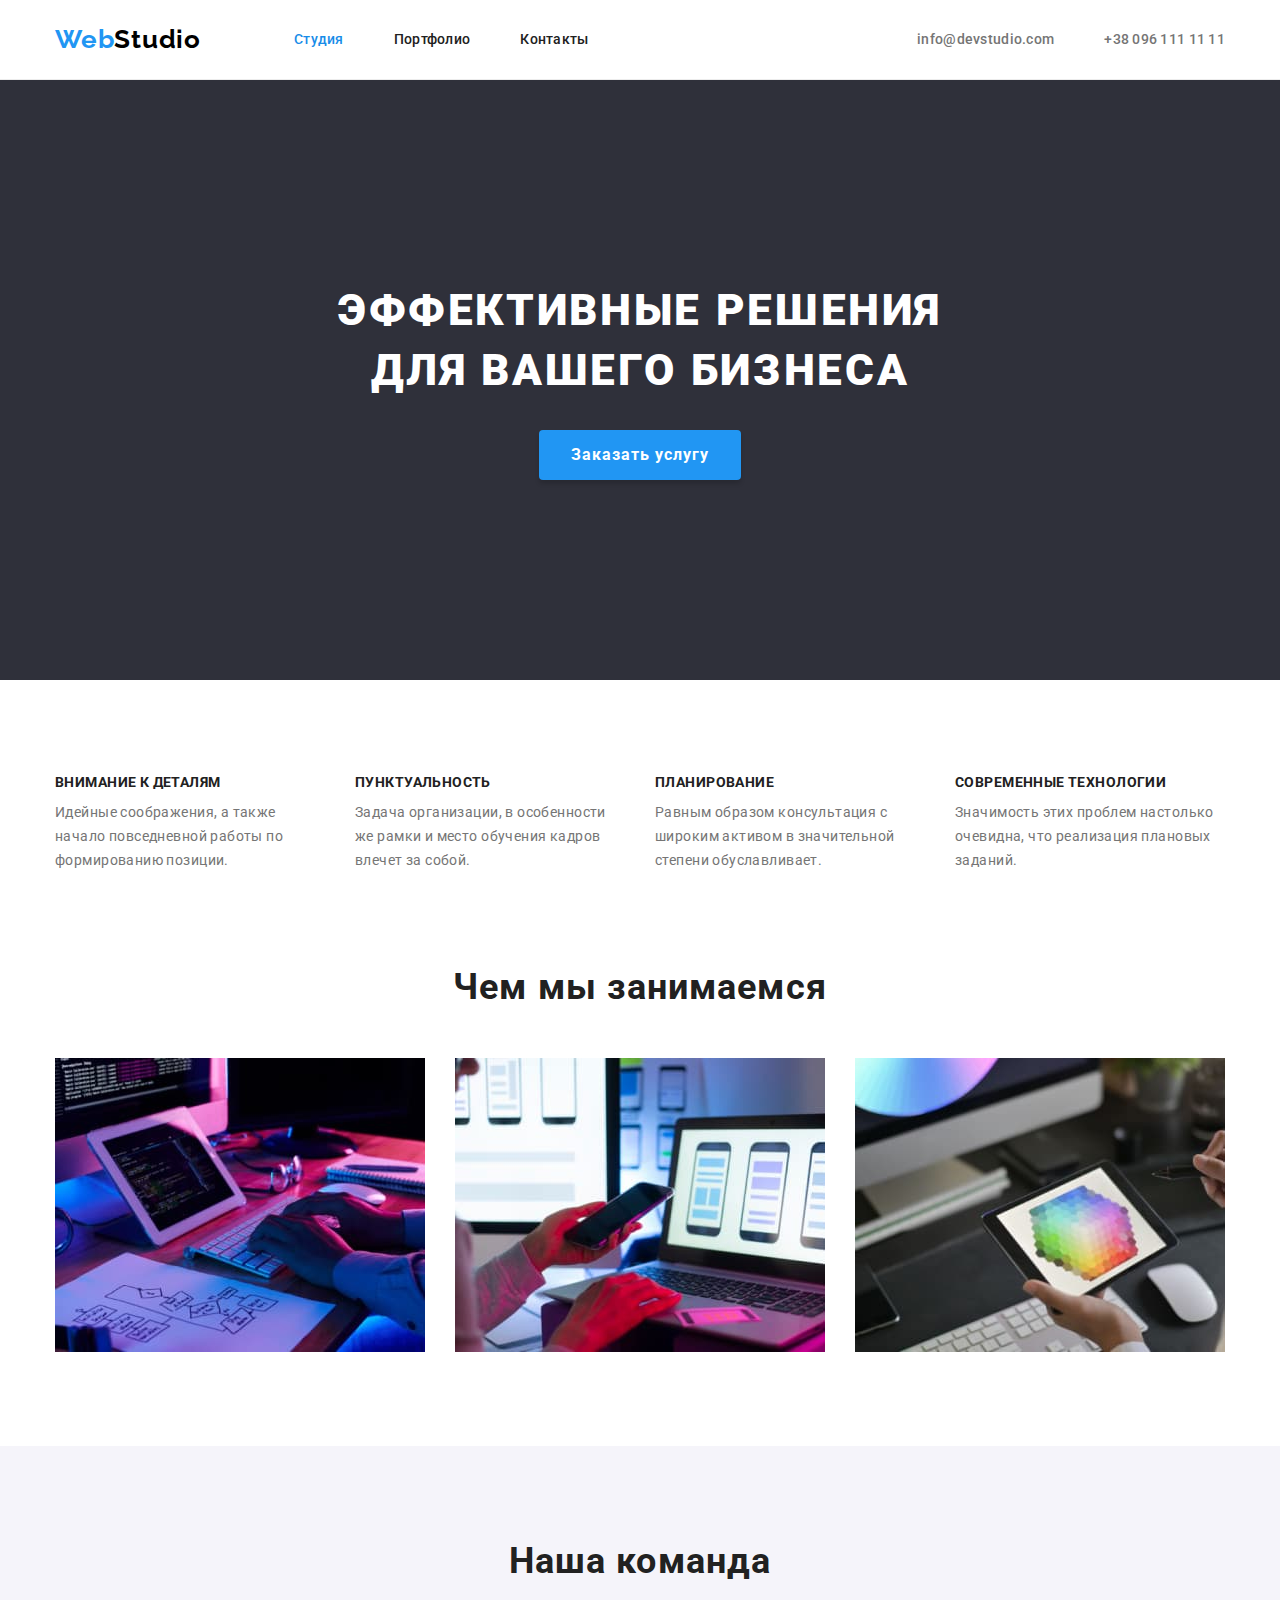
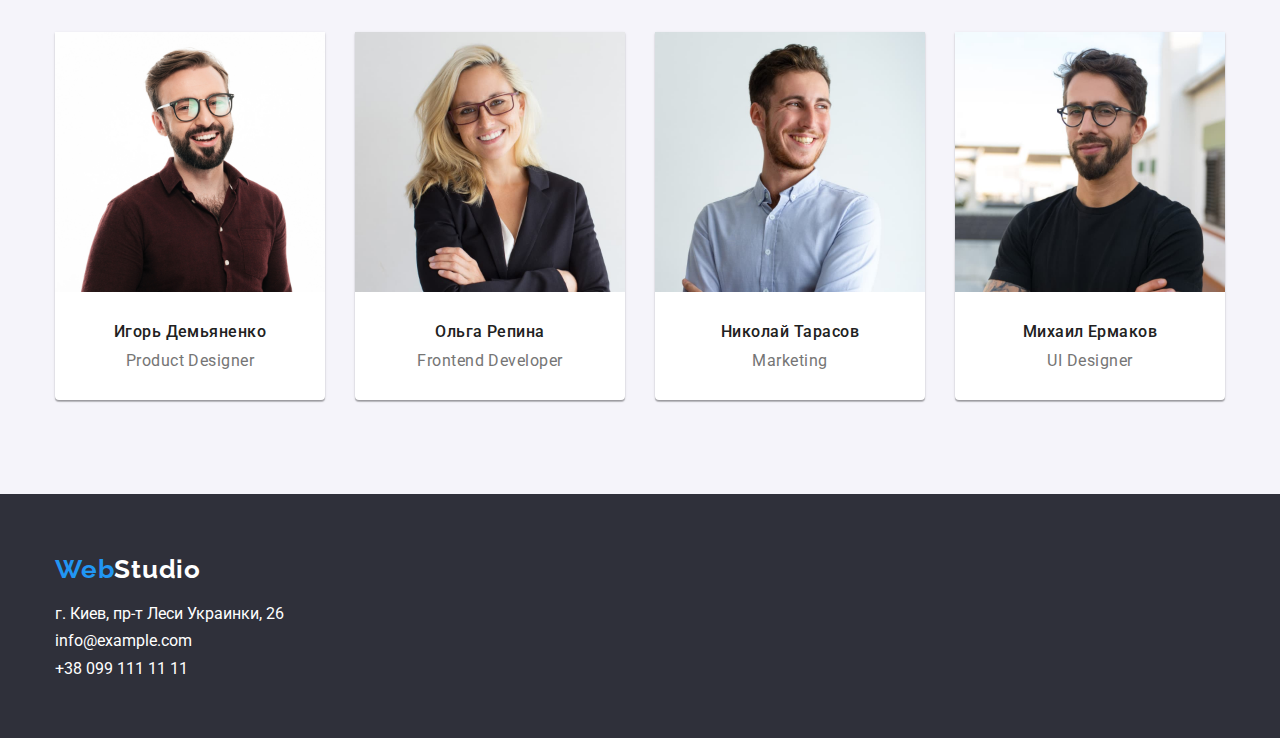
<file: index.html>
<!DOCTYPE html>
<html lang="ru">

<head>
    <meta charset="UTF-8">
    <meta http-equiv="X-UA-Compatible" content="IE=edge">
    <meta name="viewport" content="width=device-width, initial-scale=1.0">
    <title>studio</title>
    <link rel="stylesheet" href="https://cdn.jsdelivr.net/npm/modern-normalize@1.1.0/modern-normalize.min.css">
    <link rel="preconnect" href="https://fonts.gstatic.com" />
    <link rel="stylesheet" href="https://fonts.googleapis.com/css2?family=Raleway:wght@700&family=Roboto:wght@400;500;700;900&display=swap"/>
    <link rel="stylesheet" href="./css/style.css">
</head>

<body>
    <!-- HEADER -->
    <header class="page-header">
        <div class="container container-flex">
            <!--Navigating to other pages header-->
            <nav class="header-nav">
                <!--logo header-->
                <a class="logo" lang="en" href="index.html">Web<span class="studio">Studio</span></a>
                <ul class="menu list">
                    <li class="menu-item">
                        <a class="menu-link active link" href="index.html">Студия</a>
                    </li>
                    <li class="menu-item">
                        <a class="menu-link link" href="./portfolio.html">Портфолио</a>
                    </li>
                    <li class="menu-item">
                        <a class="menu-link link" href="index.html">Контакты</a>
                    </li>
                </ul>
            </nav>
            <ul class="header-contact list">
                <li class="header-contact-item">
                    <a class="header-contact-email link" href="mailto:info@devstudio.com">info@devstudio.com</a>
                </li>
                <li class="header-contact-item">
                    <a class="header-contact-phone-number link" href="tel:+380961111111">+38 096 111 11 11</a>
                </li>
            </ul>
        </div>
    </header>
    <main>
        <section class="section-main-header">
                <!-- HERO -->
            <h1 class="title">Эффективные решения <br> для вашего бизнеса</h1>
            <button class="modal-btn" type="button">Заказать услугу</button>
        </section>
        <section class="section section-advantages">
            <div class="container">
                <!-- OUR ADVANTAGES -->
                <h2 hidden>our advantages</h2>
                <ul class="list list-flex">
                    <li class="advantages-item">
                        <h3 class="title-desc-advantages">Внимание к деталям</h3>
                        <p class="desc-advantages">Идейные соображения, а также<br> начало повседневной работы по<br> формированию позиции.</p>
                    </li>
                    <li class="advantages-item">
                        <h3 class="title-desc-advantages">Пунктуальность</h3>
                        <p class="desc-advantages">Задача организации, в особенности<br> же рамки и место обучения кадров<br> влечет за собой.</p>
                    </li>
                    <li class="advantages-item">
                        <h3 class="title-desc-advantages">Планирование</h3>
                        <p class="desc-advantages">Равным образом консультация с<br> широким активом в значительной<br> степени обуславливает.</p>
                    </li>
                    <li class="advantages-item">
                        <h3 class="title-desc-advantages">Современные технологии</h3>
                        <p class="desc-advantages">Значимость этих проблем настолько<br> очевидна, что реализация плановых<br> заданий.</p>
                    </li>
                </ul>
            </div>
        </section>
        <section class="section section-photo-advantages">
            <div class="container">
                <!--PHOTOS OF "OUR ADVANTAGES"-->
                <h2 class="title-photo-advantages">Чем мы занимаемся</h2>
                <ul class="list list-flex">
                    <li class="advantages-photo-item">
                        <img class="layout" src="images/studio/img(5).jpg" alt="верстка" width="370" height="294">
                    </li>
                    <li class="advantages-photo-item">
                        <img class="design" src="images/studio/img.jpg" alt="дизайн" width="370" height="294">
                    </li>
                    <li class="advantages-photo-item">
                        <img class="external-design" src="images/studio/img(1)(1).jpg" alt="внешнее оформление" width="370" height="294">
                    </li>
                </ul>
            </div>
        </section>
        <section class="section section-team">
            <div class="container">
                <!--OUR TEAM-->
                <div class="our-team">
                    <h2 class="title-photo-team-minidesc">Наша команда</h2>
                    <!--PHOTOS AND MINI-DESCRIPTION OF "OUR TEAM"-->
                    <ul class="list list-flex">
                        <li class="team-item">
                            <img class="team-photo" src="images/team/img(3).jpg" alt="Игорь Демьяненко" width="270" height="260">
                            <div class="team-info">
                                <h3 class="teammate-name">Игорь Демьяненко</h3>
                                <p class="mini-desc" lang="en">Product Designer</p>
                            </div>
                        </li>
                        <li class="team-item">
                            <img class="team-photo" src="images/team/img(2).jpg" alt="Ольга Репина" width="270" height="260">
                            <div class="team-info">
                                <h3 class="teammate-name">Ольга Репина</h3>
                                <p class="mini-desc" lang="en">Frontend Developer</p>
                            </div>
                        </li>
                        <li class="team-item">
                            <img class="team-photo" src="images/team/img(4).jpg" alt="Николай Тарасов" width="270" height="260">
                            <div class="team-info">
                                <h3 class="teammate-name">Николай Тарасов</h3>
                                <p class="mini-desc" lang="en">Marketing</p>
                            </div>
                        </li>
                        <li class="team-item">
                            <img class="team-photo" src="images/team/img(3)(1).jpg" alt="Михаил Ермаков" width="270" height="260">
                            <div class="team-info">
                                <h3 class="teammate-name">Михаил Ермаков</h3>
                                <p class="mini-desc" lang="en">UI Designer</p>
                            </div>
                        </li>
                    </ul>
                </div>
            </div>
        </section>
    </main>
    <!-- FOOTER -->
    <footer class="footer">
      <section class="section-footer-data">
        <div class="container">
            <!--Navigating to other pages footer-->
            <a class="logo link" href="index.html">Web<span class="studio link">Studio</span></a>
            <address>
                <ul class="footer-contact list">
                    <!--logo footer-->
                    <li class="footer-contact-item">
                        <a class="footer-contact-address link" href="https://goo.gl/maps/ZcJeVGf5RN8S3Xv18" target="_blank" rel="noopener noreferrer">г. Киев, пр-т Леси Украинки, 26</a>
                    </li>
                    <li class="footer-contact-item">
                        <a class="footer-contact-email link" href="mailto:info@example.com">info@example.com</a>
                    </li>
                    <li class="footer-contact-item">
                        <a class="footer-contact-phone-number link" href="tel:+380991111111">+38 099 111 11 11</a>
                    </li>
                </ul>
            </address>
        </div>
      </section>
    </footer>
</body>

</html>
</file>
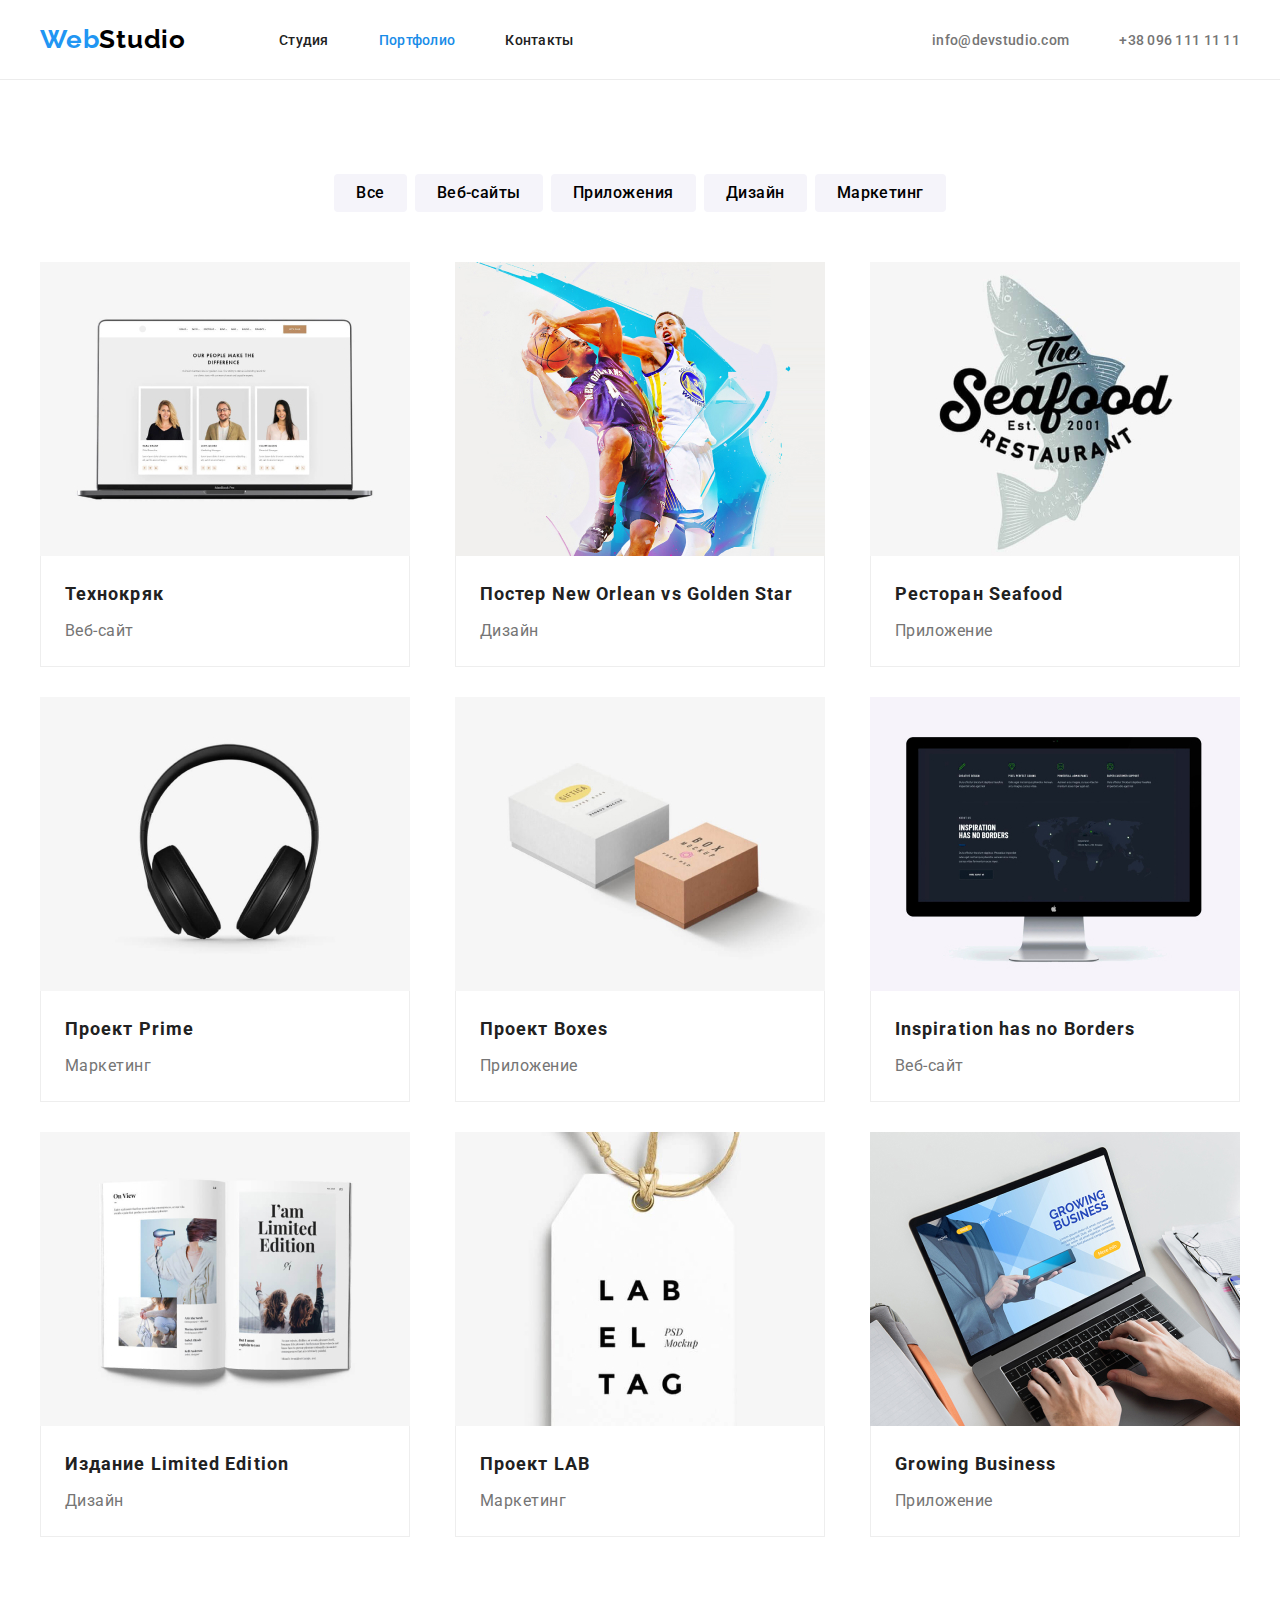
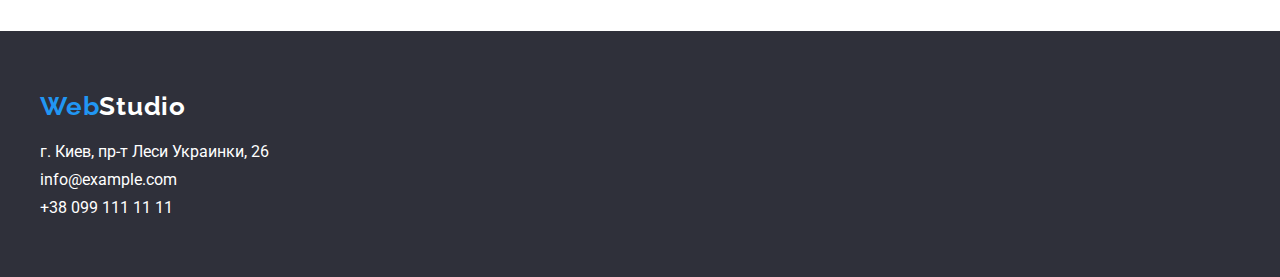
<file: portfolio.html>
<!DOCTYPE html>
<html lang="ru">
  <head>
    <meta charset="UTF-8">
    <meta http-equiv="X-UA-Compatible" content="IE=edge">
    <meta name="viewport" content="width=device-width, initial-scale=1.0">
    <title>portfolio</title>
    <link rel="preconnect" href="https://fonts.googleapis.com">
    <link rel="preconnect" href="https://fonts.gstatic.com" crossorigin>
    <link rel="preconnect" href="https://fonts.googleapis.com">
    <link rel="preconnect" href="https://fonts.gstatic.com" crossorigin>
    <link href="https://fonts.googleapis.com/css2?family=Raleway:wght@700&family=Roboto:wght@400;500;700;900&display=swap" rel="stylesheet">
    <link rel="stylesheet" href="./css/style.css" />
  </head>
  <body>
  <!-- HEADER -->
    <header class="page-header">
        <div class="container container-flex">
          <!--Navigating to other pages header-->
        <nav class="header-nav">
          <!--logo header-->
            <a class="logo" lang="en" href="index.html">Web<span class="studio">Studio</span></a>
           <ul class="menu list">
             <li class="menu-item">
               <a class="menu-link" href="index.html">Студия</a>
             </li>
             <li class="menu-item">
               <a class="menu-link active" href="./portfolio.html">Портфолио</a>
             </li>
             <li class="menu-item">
               <a class="menu-link" href="index.html">Контакты</a>
             </li>
           </ul>
          </nav>
          <ul class="header-contact list">
            <li class="header-contact-item">
              <a class="header-contact-email" href="mailto:info@devstudio.com">info@devstudio.com</a>
            </li>
            <li class="header-contact-item">
              <a class="header-contact-phone-number" href="tel:+380961111111">+38 096 111 11 11</a>
            </li>
          </ul>
        </div>
    </header>
    <main>
      <section class="section portfolio">
        <div class="container">
          <!--BUTTONS-->
          <h1 hidden>buttons</h1>
          <ul class="button-list list">
            <li class="list-item ">
              <button class="btn-all" type="button">Все</button>
            </li>
            <li class="list-item ">
              <button class="btn-web-sites" type="button">Веб-сайты</button>
            </li>
            <li class="list-item ">
              <button class="btn-applications" type="button">Приложения</button>
            </li>
            <li class="list-item ">
              <button class="btn-design" type="button">Дизайн</button>
            </li>
            <li class="list-item ">
              <button class="btn-marketing" type="button">Маркетинг</button>
            </li>
          </ul>
          <!--all products-->
          <ul class="products-list list">

            <li class="product-item">
              <a class="website-one">
                <img src="images/portfolio/website.jpg" alt="websiteone" width="370" height="294">
                <div class="product-data">
                  <h2 class="product-name">Технокряк</h2>
                  <p class="product-type">Веб-сайт</p>
                </div>
              </a>
            </li>

            <li class="product-item">
              <a class="desing-one">
                <img src="images/portfolio/Design.jpg" alt="desingone" width="370" height="294">
                <div class="product-data">
                  <h2 class="product-name">Постер <span lang="en">New Orlean vs Golden Star</span></h2>
                  <p class="product-type">Дизайн</p>
                </div>
              </a>
            </li>

            <li class="product-item">
              <a class="application-one">
                <img src="images/portfolio/Application.jpg" alt="applicationone"
                     width="370"
                     height="294">
                <div class="product-data">
                  <h2 class="product-name">Ресторан<span lang="en"> Seafood</span></h2>
                  <p class="product-type">Приложение</p>
                </div>
              </a>
            </li>

            <li class="product-item">
              <a class="marketing-one">
                <img src="images/portfolio/Marketing.jpg" alt="marketingone"
                     width="370"
                     height="294">
                <div class="product-data">
                  <h2 class="product-name">Проект <span lang="en">Prime</span></h2>
                  <p class="product-type">Маркетинг</p>
                </div>
              </a>
            </li>

            <li class="product-item">
              <a class="application-two">
                <img src="images/portfolio/Applicationtwo.jpg" alt="applicationtwo"
                     width="370"
                     height="294">
                <div class="product-data">
                  <h2 class="product-name">Проект <span lang="en">Boxes</span></h2>
                  <p class="product-type">Приложение</p>
                </div>
              </a>
            </li>

            <li class="product-item">
              <a class="website-two">
                <img src="images/portfolio/websitetwo.jpg" alt="websitetwo"
                     width="370"
                     height="294">
                <div class="product-data">
                  <h2 class="product-name" lang="en">Inspiration has no Borders</h2>
                  <p class="product-type">Веб-сайт</p>
                </div>
              </a>
            </li>

            <li class="product-item">
              <a class="desing-two">
                <img src="images/portfolio/designtwo.jpg" alt="desingtwo"
                     width="370"
                     height="294">
                <div class="product-data">
                  <h2 class="product-name">Издание <span lang="en">Limited Edition</span></h2>
                  <p class="product-type">Дизайн</p>
                </div>
              </a>
            </li>

            <li class="product-item">
              <a class="maketing-two">
                <img src="images/portfolio/marketingtwo.jpg" alt="maketingtwo"
                     width="370"
                     height="294">
                <div class="product-data">
                  <h2 class="product-name">Проект <span lang="en">LAB</span></h2>
                  <p class="product-type">Маркетинг</p>
                </div>
              </a>
            </li>

            <li class="product-item">
              <a class="application-three">
                <img src="images/portfolio/aplicationthree.jpg" alt="applicationthree"
                     width="370"
                     height="294">
                <div class="product-data">
                  <h2 class="product-name" lang="en">Growing Business</h2>
                  <p class="product-type">Приложение</p>
                </div>
              </a>
            </li>
          </ul>
        </div>
      </section>
    </main>
  <!-- FOOTER -->
  <footer class="footer">
    <section class="section-footer-data">
      <div class="container">
        <!--Navigating to other pages footer-->
        <a class="logo link" href="index.html">Web<span class="studio link">Studio</span></a>
        <address>
          <ul class="footer-contact list">
            <!--logo footer-->
            <li class="footer-contact-item">
              <a class="footer-contact-address link" href="https://goo.gl/maps/ZcJeVGf5RN8S3Xv18" target="_blank" rel="noopener noreferrer">г. Киев, пр-т Леси Украинки, 26</a>
            </li>
            <li class="footer-contact-item">
              <a class="footer-conact-email link" href="mailto:info@example.com">info@example.com</a>
            </li>
            <li class="footer-contact-item">
              <a class="footer-contact-phone-number link" href="tel:+380991111111">+38 099 111 11 11</a>
            </li>
          </ul>
        </address>
      </div>
    </section>
  </footer>
  </body>
</html>
</file>
<file: css/style.css>
:root {
    --primary-color: #757575;
    --secondary-color: #FFF;
    --hover-color: #2196F3;
}

/*--- tags ---*/

body {
    color: #212121;
    margin: 0;
    font-family: 'Roboto', sans-serif;
}

h1,
h2,
h3,
p
{
    margin-top: 0;
    margin-bottom: 0;

}

a {
    text-decoration: none;
    color: #212121;
}

ul,
ol {
    margin-top: 0;
    margin-bottom: 0;
    padding-left: 0;

}

button {
    cursor: pointer;
}

img {
    display: block;
}

address {
    font-style: normal;
}

/*--- customs ---*/

.mini-desc {
    line-height: 19px;
    text-align: center;
    letter-spacing: 0.03em;
    color :#757575;
}

.modal-btn {
    font-family: inherit;
    font-weight: 700;
    font-size: 16px;
    line-height: calc(30 / 16);
    letter-spacing: 0.06em;
    color: #FFF;
    background: #2196F3;
    box-shadow: 0 4px 4px rgba(0, 0, 0, 0.15);
    border-radius: 4px;
    border: none;
    margin-top: 30px;
    padding: 10px 32px;
}
.modal-btn:hover,
.modal-btn:focus {
    background-color: #188CE8;
}

.section {
    padding: 94px 0;
}

.active {
    color: #188CE8;
}

.list {
    list-style: none;
    margin: 0;
}

.list-flex {
    display: flex;
    justify-content: space-between;
}

.logo {
    font-family: 'Raleway', sans-serif;
    font-weight: 700;
    font-size: 26px;
    line-height: calc(31 / 26);
    letter-spacing: 0.03em;
    color: #2196F3;
}
.logo .studio {
    color: #000;
}

.container {
    max-width: 1200px;
    margin-left: auto;
    margin-right: auto;
    padding-left: 15px;
    padding-right: 15px;
}

.container-flex {
    display: flex;
    align-items: center;
    justify-content: space-between;

}

/*------- Kak v HTML ------*/

/*--- Header ---*/
.page-header {
    border-bottom: 1px solid #ECECEC;
    padding: 24px 0;
}
.page-header .header-nav {
    display: flex;
    align-items: center;
    justify-content: space-between;
}
.page-header .header-nav .menu {
    display: flex;
    gap: 50px;
    margin-left: 93px;
}
.page-header .header-nav .menu .menu-item {
    display: inline-block;
}
.page-header .header-nav .menu .menu-item .menu-link {
    font-weight: 500;
    font-size: 14px;
    line-height: calc(16 / 14);
    letter-spacing: 0.02em;
}
.page-header .header-nav .menu .menu-item .menu-link:hover,
.page-header .header-nav .menu .menu-item .menu-link:focus,
.page-header .header-nav .menu .menu-item .header-contact-item a:hover,
.page-header .header-nav .menu .menu-item .header-contact-item a:focus {
    color: var(--hover-color);
}
.page-header .header-contact {
    display: flex;
    gap: 50px;
}
.page-header .header-contact .header-contact-email {
    font-weight: 500;
    font-size: 14px;
    line-height: calc(16 / 14);
    letter-spacing: 0.02em;
    color: var(--primary-color);
}
.page-header .header-contact .header-contact-email:hover {
    color: var(--hover-color);
}

.page-header .header-contact .header-contact-phone-number {
    font-weight: 500;
    font-size: 14px;
    line-height: calc(16 / 14);
    letter-spacing: 0.02em;
    color: var(--primary-color);
}
.page-header .header-contact .header-contact-phone-number:hover {
    color: var(--hover-color);
}

    /*--- Main ---*/
main {

}

.section-main-header {
    background-color: #2F303A;
    display: flex;
    flex-direction: column;
    align-items: center;
    justify-content: center;
    padding: 200px 0;
}
.section-main-header .title {
    font-weight: 900;
    font-size: 44px;
    line-height: calc(60 / 44);
    text-align: center;
    letter-spacing: 0.06em;
    text-transform: uppercase;
    color: var(--secondary-color);
}

.section-advantages {

}
.section-advantages .advantages-item{
    width: 270px;
}
.section-advantages .title-desc-advantages {
    font-weight: 700;
    font-size: 14px;
    line-height: calc(16 / 14);
    letter-spacing: 0.03em;
    text-transform: uppercase;
    margin-bottom: 10px;
}
.section-advantages .desc-advantages {
    font-size: 14px;
    line-height: calc(24 / 14);
    letter-spacing: 0.03em;
    color: var(--primary-color);
}

.section-photo-advantages {
    padding-top: 0;
}
.section-photo-advantages .title-photo-advantages {
    font-weight: 700;
    font-size: 36px;
    margin-bottom: 50px;
    line-height: 42px;
    text-align: center;
    letter-spacing: 0.03em;
}

.section-team {
    background: #F5F4FA;
}
.section-team .title-photo-team-minidesc {
    margin-bottom: 50px;
    font-weight: 700;
    font-size: 36px;
    line-height: calc(42 / 36);
    text-align: center;
    letter-spacing: 0.03em;
}
.section-team .team-item {
    background: #FFFFFF;
    box-shadow: 0 1px 3px rgba(0, 0, 0, 0.12), 0 1px 1px rgba(0, 0, 0, 0.14), 0 2px 1px rgba(0, 0, 0, 0.2);
    border-radius: 0 0 4px 4px;
}

.section-team .team-item .team-info {
    padding: 30px 0;
}
.section-team .team-item .team-info .teammate-name {
    font-weight: 500;
    font-size: 16px;
    line-height: 19px;
    text-align: center;
    letter-spacing: 0.03em;
    margin-bottom: 10px;
}

.portfolio{

}
.portfolio .button-list {
    display: flex;
    flex-direction: row;
    justify-content: center;
    gap: 8px;
    margin-bottom: 50px;
}
.portfolio .button-list .list-item button {
    font-weight: 500;
    font-size: 16px;
    line-height: calc(26 / 16);
    text-align: center;
    letter-spacing: 0.03em;
    background: #F5F4FA;
    border-radius: 4px;
    border: none;
    font-family: inherit;
    height: 38px;
    padding: 6px 22px;
}
.portfolio .button-list .list-item button:hover,
.portfolio .button-list .list-item button:focus {
    background: #2196F3;
    box-shadow: 0 3px 1px rgba(0, 0, 0, 0.1), 0 1px 2px rgba(0, 0, 0, 0.08), 0 2px 2px rgba(0, 0, 0, 0.12);
    border-radius: 4px;
    color: var(--secondary-color);
}

.portfolio .products-list {
    display: flex;
    justify-content: space-between;
    gap: 30px;
    flex-wrap: wrap;

}
.portfolio .products-list .product-item {

}
.portfolio .products-list .product-item .product-data {
    padding: 20px 24px;
    border: 1px solid #EEEEEE;
    border-top: none;
}
.portfolio .products-list .product-item .product-data .product-name {
    font-weight: 700;
    font-size: 18px;
    line-height: 36px;
    letter-spacing: 0.06em;
    color: #212121;
    margin-bottom: 4px;
}
.portfolio .products-list .product-item .product-data .product-type {
    line-height: 30px;
    letter-spacing: 0.03em;
    color: var(--primary-color);
}

    /*--- Footer ---*/
footer {
    background-color: #2F303A;
    padding: 60px 0;
}
.section-footer-data {

}
.section-footer-data .logo {
    display: block;
    margin-bottom: 20px;
}
.section-footer-data .logo .studio {
    color: #fff;
}
.section-footer-data .footer-contact .footer-contact-item {
    margin-bottom: 9px;
}
.section-footer-data .footer-contact .footer-contact-item:last-child {
    margin-bottom: 0;
}
.section-footer-data .footer-contact .footer-contact-item:hover {
    color: var(--hover-color);
}
.section-footer-data .footer-contact .footer-contact-item:focus {
    color: var(--hover-color);
}
.section-footer-data .footer-contact .footer-contact-item .link {
    color: #fff;
}
</file>
